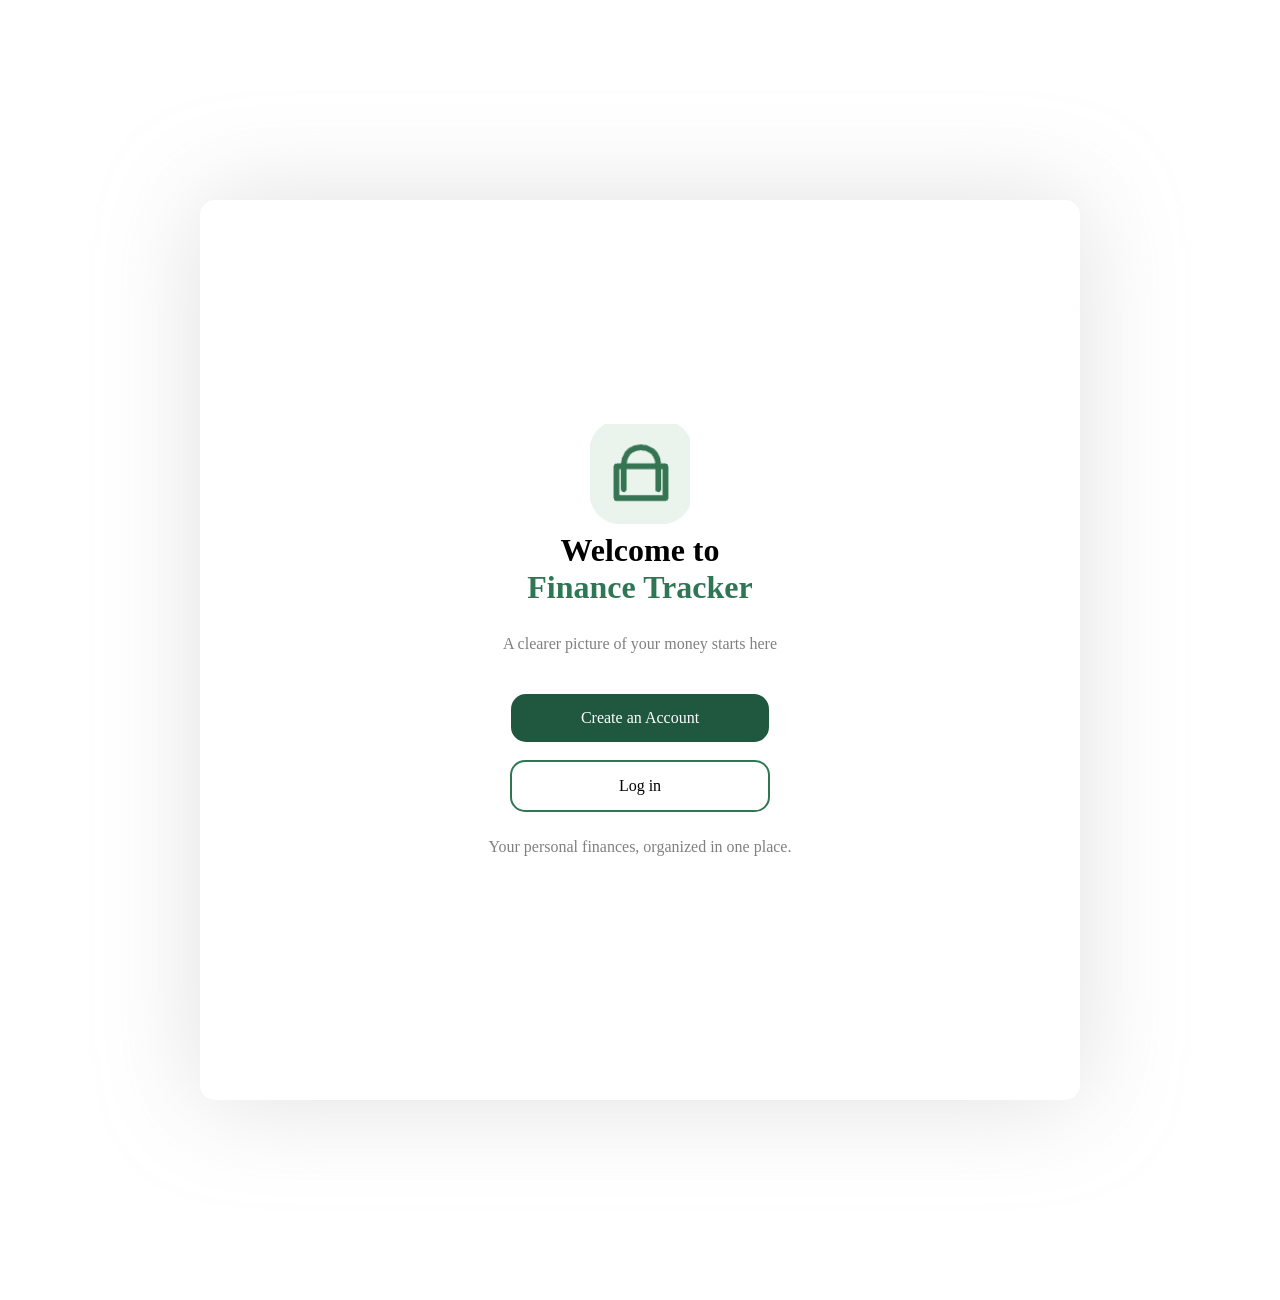
<file: templates/index.html>
<!DOCTYPE html>
<html lang="en">
    <head>
        <link rel="stylesheet" href="/static/style.css">
        <title>FINANCE TRACKER</title>
    </head>
    <body>
        <h1>
            <img src="/static/Finance_tracker_logo.jpg" alt="Finance Tracker Logo"><br>
            <span class="Welcome">Welcome to</span><br>
            <span class="Finance">Finance Tracker</span>
        </h1>
        <p>A clearer picture of your money starts here</p>
        <a class="create" href="/signup">Create an Account</a><br>
        <a class="log" href="/login">Log in</a><br>
        <p>Your personal finances, organized in one place.</p>
    </body>
</html>
</file>
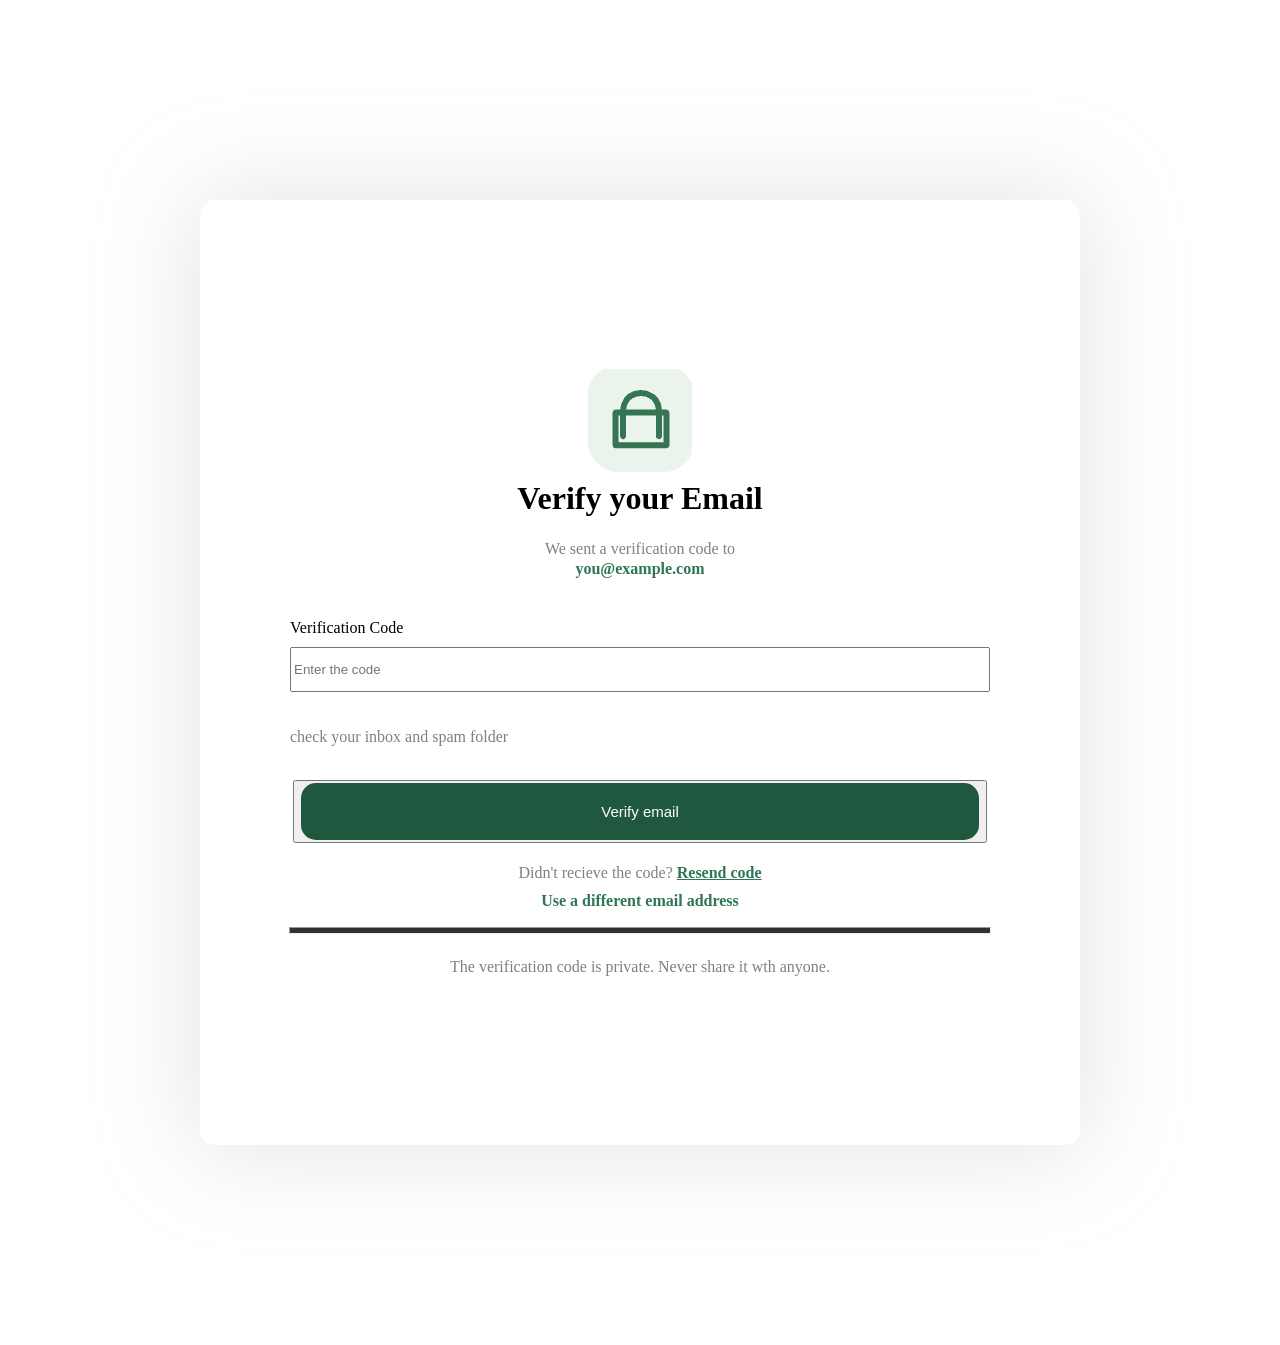
<file: templates/email_verification.html>
<!DOCTYPE html>
<html lang="en">
    <head>
        <link rel="stylesheet" href="/static/email_verification.css">
        <title>EMAIL VERIFICATION</title>
    </head>
    <body>
        <h1>
            <img src="/static/Finance_tracker_logo.jpg" alt="Finance Tracker Logo"><br>
            Verify your Email
        </h1>
        <span class="alert">We sent a verification code to</span><br>
        <span class="email_address"><b>you@example.com</b></span>
        <div class="verificaion_code">
            <label for="verification">Verification Code</label><br>
            <input
                id="verification"
                name="verification"
                type="text"
                inputmode="numeric"
                placeholder="Enter the code"
                required
            ><br>
            <p>check your inbox and spam folder</p><br>
        </div>
        <button><div class="verify">Verify email</div></button>
        <span class="code_error">Didn't recieve the code? <span class="resend"><button type="button"><b>Resend code</b></button></span></span><br>
        <a class="different_email" href="/signup"><b>Use a different email address</b></a><br>
        <hr>
        <p>The verification code is private. Never share it wth anyone.</p>
    </body>
</html>
</file>
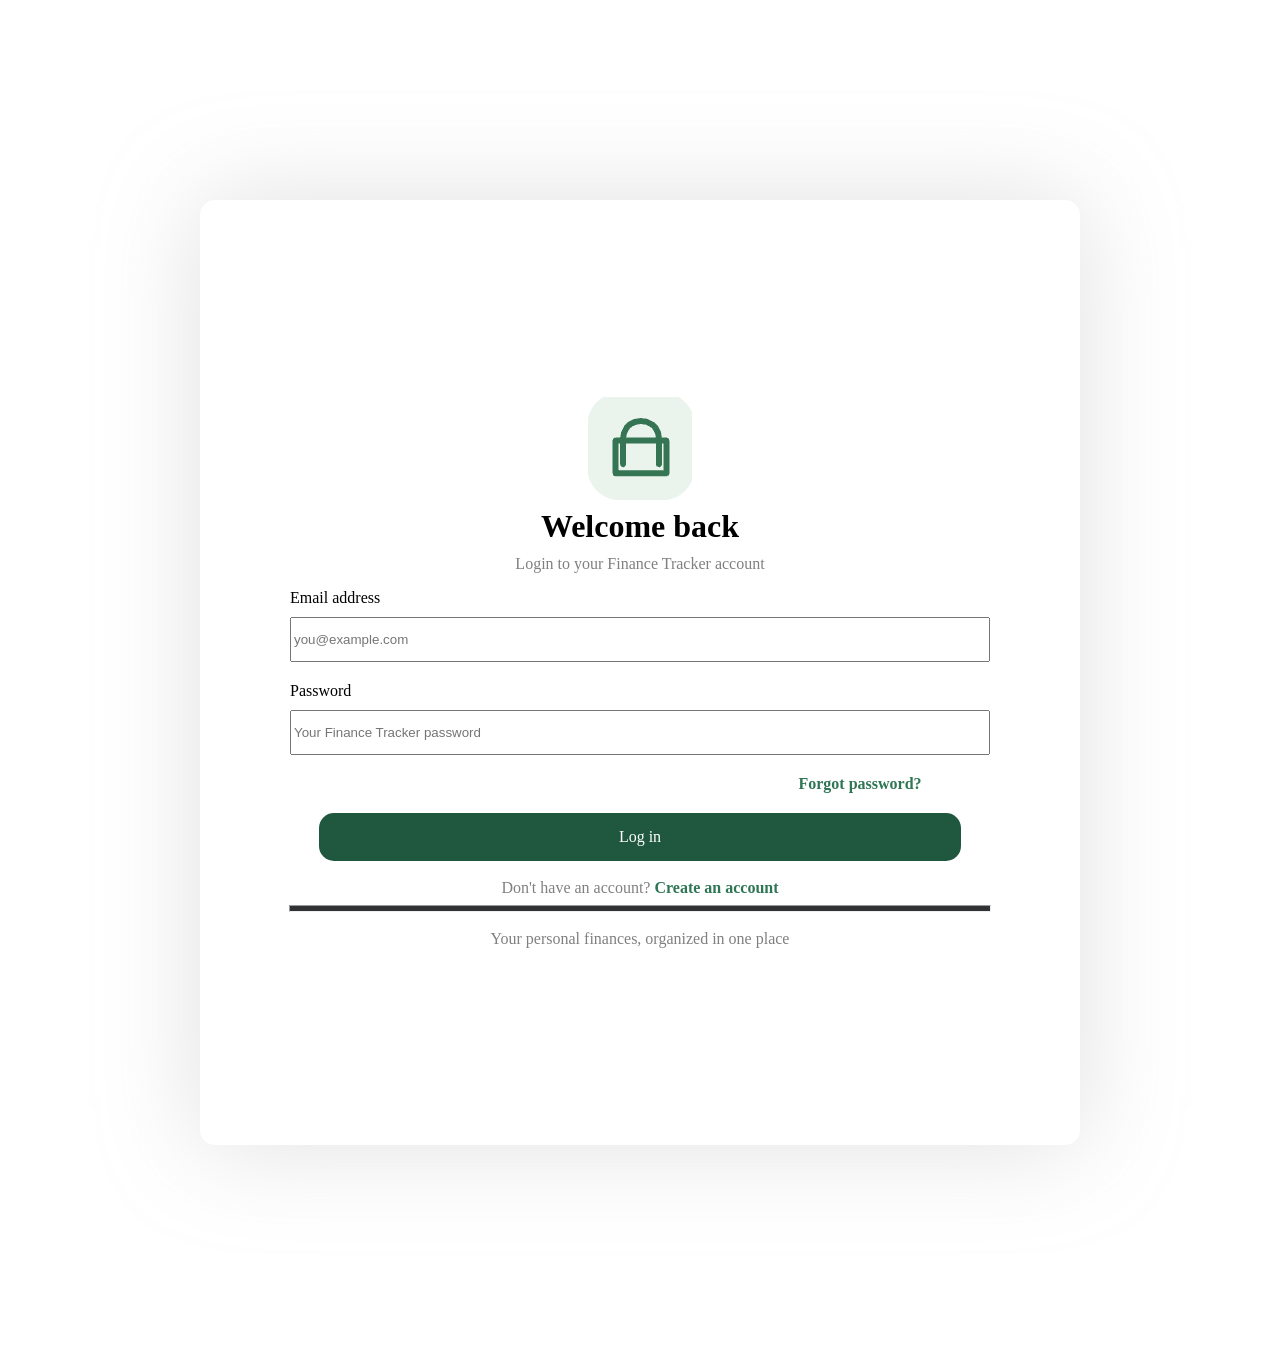
<file: templates/login.html>
<!DOCTYPE html>
<html lang="en">
    <head>
        <link rel="stylesheet" href="/static/login.css">
        <title>LOG IN</title>
    </head>
    <body>
        <h1>
            <img src="/static/Finance_tracker_logo.jpg" alt="Finance Tracker Logo"><br>
            Welcome back
        </h1>
        <p>Login to your Finance Tracker account</p>
        <div class="login">
            <label for="address">Email address</label><br>
            <input
                id="address"
                name="address"
                type="email"
                placeholder="you@example.com"
                required
            ><br>
            <label for="pass">Password</label><br>
            <input
                id="pass"
                name="pass"
                type="password"
                placeholder="Your Finance Tracker password"
                required
            ><br>
        </div>
        <a class="forgot" href="/forgot_password"><b>Forgot password?</b></a>
        <a class="create" href="/dashboard">Log in</a><br>
        <span class="no_account">Don't have an account?<a class="create_account" href="/signup"><b> Create an account</b></a></span>
        <hr>
        <p>Your personal finances, organized in one place</p>
    </body>
</html>
</file>
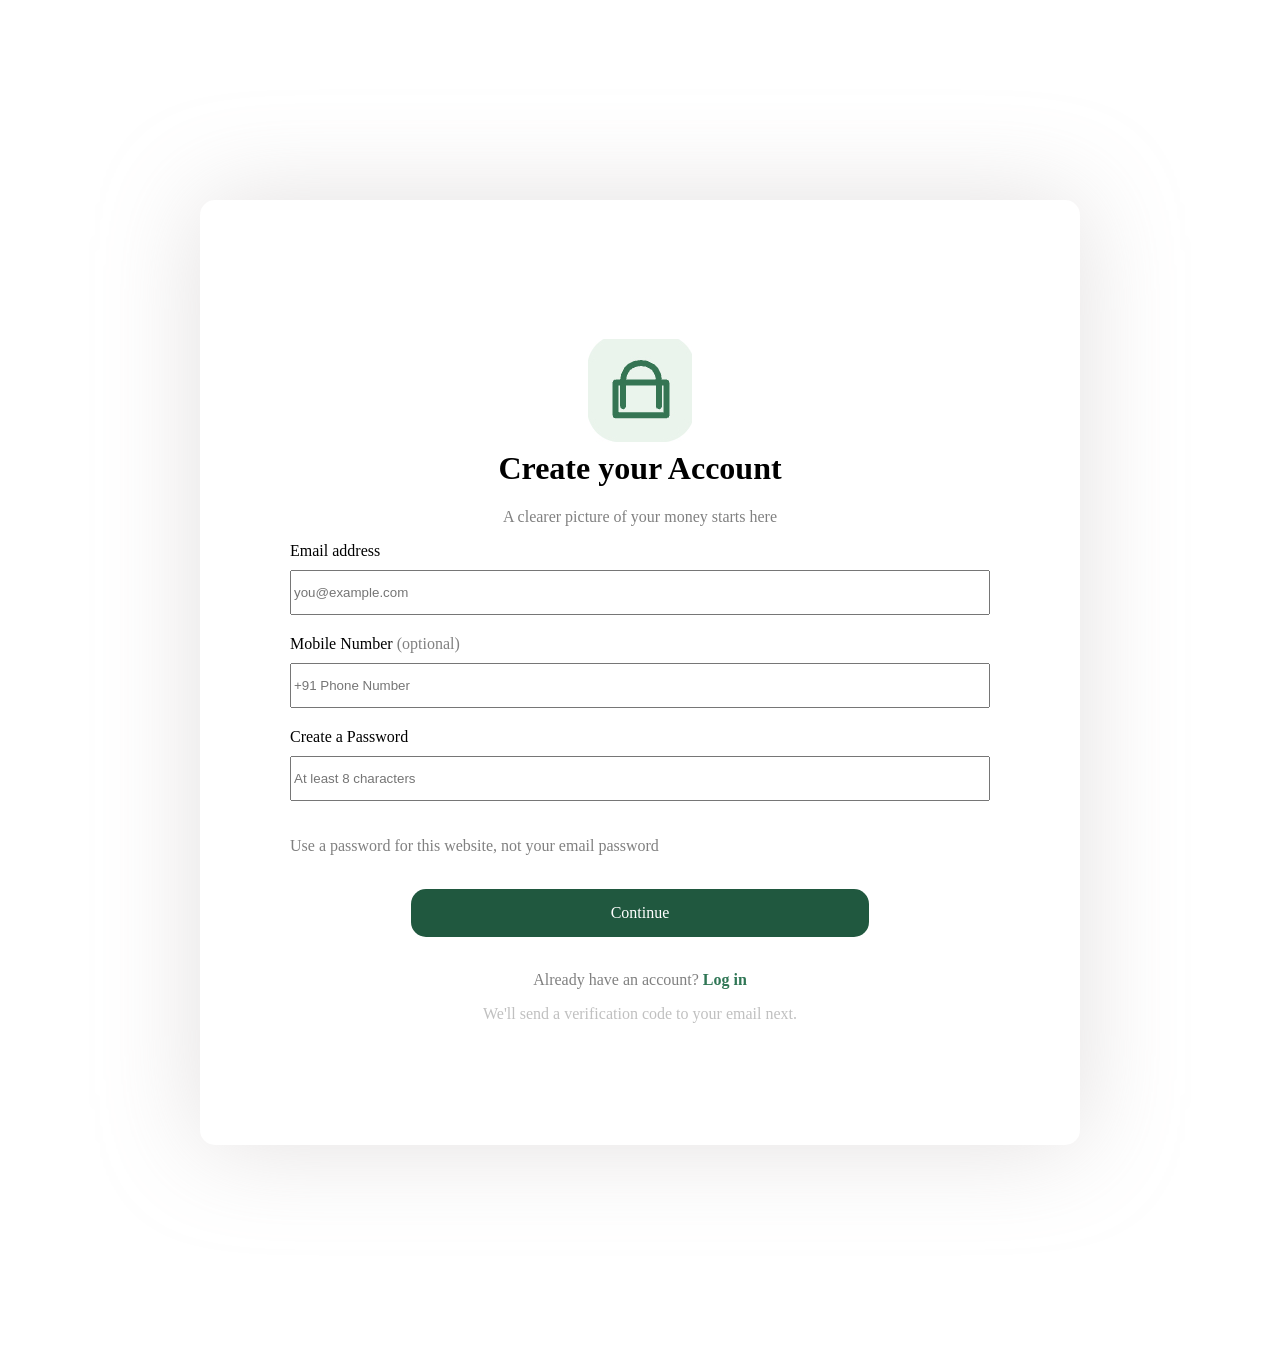
<file: templates/signup.html>
<!DOCTYPE html>
<html lang="en">
    <head>
        <link rel="stylesheet" href="/static/signup.css">
        <title>SIGN UP</title>
    </head>
    <body>
        <h1>
            <img src="/static/Finance_tracker_logo.jpg" alt="Finance Tracker Logo"><br>
            Create your Account
        </h1>
        <p>A clearer picture of your money starts here</p>
        <div class="signup_text">
            <div class="inputs">
                <label for="email">Email address</label><br>
                <input 
                    id="email"
                    name="email"
                    type="email"
                    placeholder="you@example.com"
                    required
                ><br>
                <label for="mobile">Mobile Number <span class="optional">(optional)</span></label><br>
                <input
                    id="mobile"
                    name="mobile"
                    type="tel"
                    placeholder="+91 Phone Number"
                ><br>
                <label for="password">Create a Password</label><br>
                <input
                    id="password"
                    name="password"
                    type="password"
                    placeholder="At least 8 characters"
                    required
                >
                <p>Use a password for this website, not your email password</p><br>
            </div>
        </div>
            <a class="create" href="/email_verification">Continue</a><br>
            <p>Already have an account? <a href="/login"><b>Log in</b></a></p>
            <span class="verification_alert">We'll send a verification code to your email next.</span>
    </body>
</html>
</file>
<file: static/style.css>
body{
    display:flex;
    flex-direction:column;
    justify-content:center;
    align-items:center;
    text-align:center;
    min-height:100vh;
    border-color:#000000;
    box-shadow:0px 0px 100px rgba(184, 178, 178, 0.4);
    border-radius:15px;
    margin:200px;
}

.Welcome{
    color:#000000;
}

.Finance{
    color:#2F7655;
}

p{
    color:grey;
    line-height:1px;
    margin-bottom:50px;
}

.create{
   padding:15px 70px;
   background-color:#20583F;
   color:#ffffff;
   border-color:#000000;
   border-radius:15px;
   text-decoration:none;
}

.log{
    padding:15px 107px;
    background-color:#ffffff;
    color:#000000;
    border:2px solid #2F7655;
    border-radius:15px;
}

.log{
    text-decoration:none;
}

h1 img{
    width:100px;
    height:auto;
}
</file>
<file: static/email_verification.css>
body{
    padding-bottom:25px;
    padding-top:20px;
    display:flex;
    flex-direction:column;
    justify-content:center;
    align-items:center;
    text-align:center;
    min-height:100vh;
    border-color:#000000;
    box-shadow:0px 0px 100px rgba(184, 178, 178, 0.4);
    border-radius:15px;
    margin:200px;
}

p{
    color:grey;
}

.verificaton_code{
    text-align:left;
    width:100%;
    max-width:700px;
    box-sizing:border-box;
}

.verify{
    padding:20px 300px;
    background-color:#20583F;
    color:#ffffff;
    border-color:#000000;
    border-radius:15px;
    font-size: 15px;
}

input {
    margin-bottom: 20px;
    margin-top: 10px;
    width: 100%;
    max-width: 700px;
    height: 45px;
    box-sizing: border-box;
}

.email_address{
    color:#2F7655;
    line-height:0px;
    margin-bottom:50px;
}

.alert{
    margin-bottom:0px;
    color:grey;
    line-height:3.5px;
    margin-top:20px;
}

h1{
    margin-bottom:10px;
}

.verificaion_code{
    text-align: left;
    width: 100%;
    max-width: 700px;
    box-sizing: border-box;
}

.different_email{
    color:#2F7655;
    text-decoration:none;
    line-height:0px;
    margin-top:10px;
}

.different_email:hover{
    color:#20583F;
}

.different_email:visited{
    color:#2F7655
}

.different_email:active{
    color:blue;
}

hr{
    background-color:#303234;
    height:5px;
    width:100%;
    max-width:700px;
}

.code_error{
    color:grey;
    line-height:0px;
    margin-top:30px;
}

.resend button {
    background: none;
    border: none;
    padding: 0;
    color: #2F7655;
    font: inherit;
    text-decoration: underline;
    cursor: pointer;
}

.resend button:hover {
    color: #20583F;
}
</file>
<file: static/login.css>
body{
    padding-bottom:25px;
    padding-top:20px;
    display:flex;
    flex-direction:column;
    justify-content:center;
    align-items:center;
    text-align:center;
    min-height:100vh;
    border-color:#000000;
    box-shadow:0px 0px 100px rgba(184, 178, 178, 0.4);
    border-radius:15px;
    margin:200px;
}

h1{
    margin-bottom:0px;
}

p{
    color:grey;
    margin-top:10px;
}

.login{
    text-align: left;
    width: 100%;
    max-width: 700px;
    box-sizing: border-box;
}

input {
    margin-bottom: 20px;
    margin-top: 10px;
    width: 100%;
    max-width: 700px;
    height: 45px;
    box-sizing: border-box;
}

.forgot{
    color:#2F7655;
    text-decoration:none;
    margin-left:440px;
    margin-bottom:20px;
}

.forgot:hover{
    color:#20583F;
}

.forgot:visited{
    color:#2F7655;
}

.forgot:active{
    color:blue;
}

.create{
   padding:15px 300px;
   background-color:#20583F;
   color:#ffffff;
   border-color:#000000;
   border-radius:15px;
   text-decoration:none;
}

.no_account{
    color:grey;
}

.create_account{
    color:#2F7655;
    text-decoration:none;
}

hr{
    background-color:#303234;
    height:5px;
    width:100%;
    max-width:700px;
}
</file>
<file: static/signup.css>
body{
    padding-bottom:25px;
    padding-top:20px;
    display:flex;
    flex-direction:column;
    justify-content:center;
    align-items:center;
    text-align:center;
    min-height:100vh;
    border-color:#000000;
    box-shadow:0px 0px 100px rgba(184, 178, 178, 0.4);
    border-radius:15px;
    margin:200px;
}

h1{
    margin-bottom:5px;
}

.optional{
    color:grey;
}

.verification_alert{
    color:#C0C0C0;
}

a{
    color:#2F7655;
    text-decoration:none;
}

a:hover{
    color:#20583F;
}

a:visited{
    color:#2F7655
}

a:active{
    color:blue;
}

.signup_text {
    text-align: left;
    width: 100%;
    max-width: 700px;
    box-sizing: border-box;
}

.create{
   padding:15px 200px;
   background-color:#20583F;
   color:#ffffff;
   border-color:#000000;
   border-radius:15px;
   text-decoration:none;
}

.create:hover{
    color:#ffffff;
}

.create:visited{
    color:#ffffff
}

.create:active{
    color:#ffffff
}

p{
    color:grey;
}

input {
    margin-bottom: 20px;
    margin-top: 10px;
    width: 100%;
    max-width: 700px;
    height: 45px;
    box-sizing: border-box;
}
</file>
